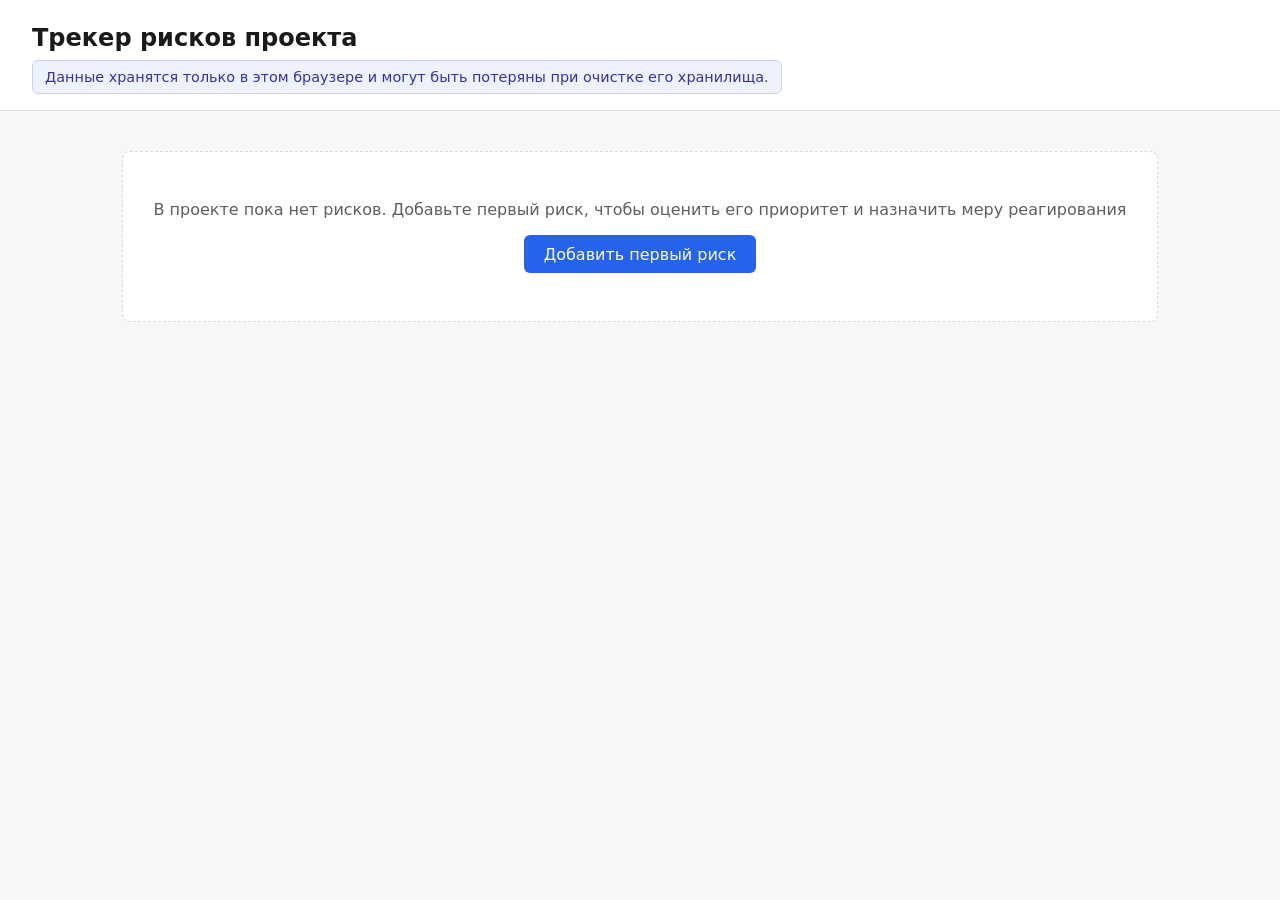
<file: index.html>
<!doctype html>
<html lang="ru">
<head>
  <meta charset="utf-8" />
  <meta name="viewport" content="width=device-width, initial-scale=1" />
  <title>Трекер рисков проекта</title>
  <link rel="stylesheet" href="css/styles.css" />
</head>
<body>
  <header class="app-header">
    <h1>Трекер рисков проекта</h1>
    <p class="storage-warning">
      Данные хранятся только в этом браузере и могут быть потеряны при очистке его хранилища.
    </p>
  </header>

  <main>
    <div class="toolbar">
      <div id="filters-container" class="filters-container"></div>
      <button type="button" id="add-risk-btn" class="btn btn--primary">Добавить риск</button>
    </div>
    <div id="risk-list-container"></div>
  </main>

  <script type="module" src="js/app.js"></script>
</body>
</html>
</file>
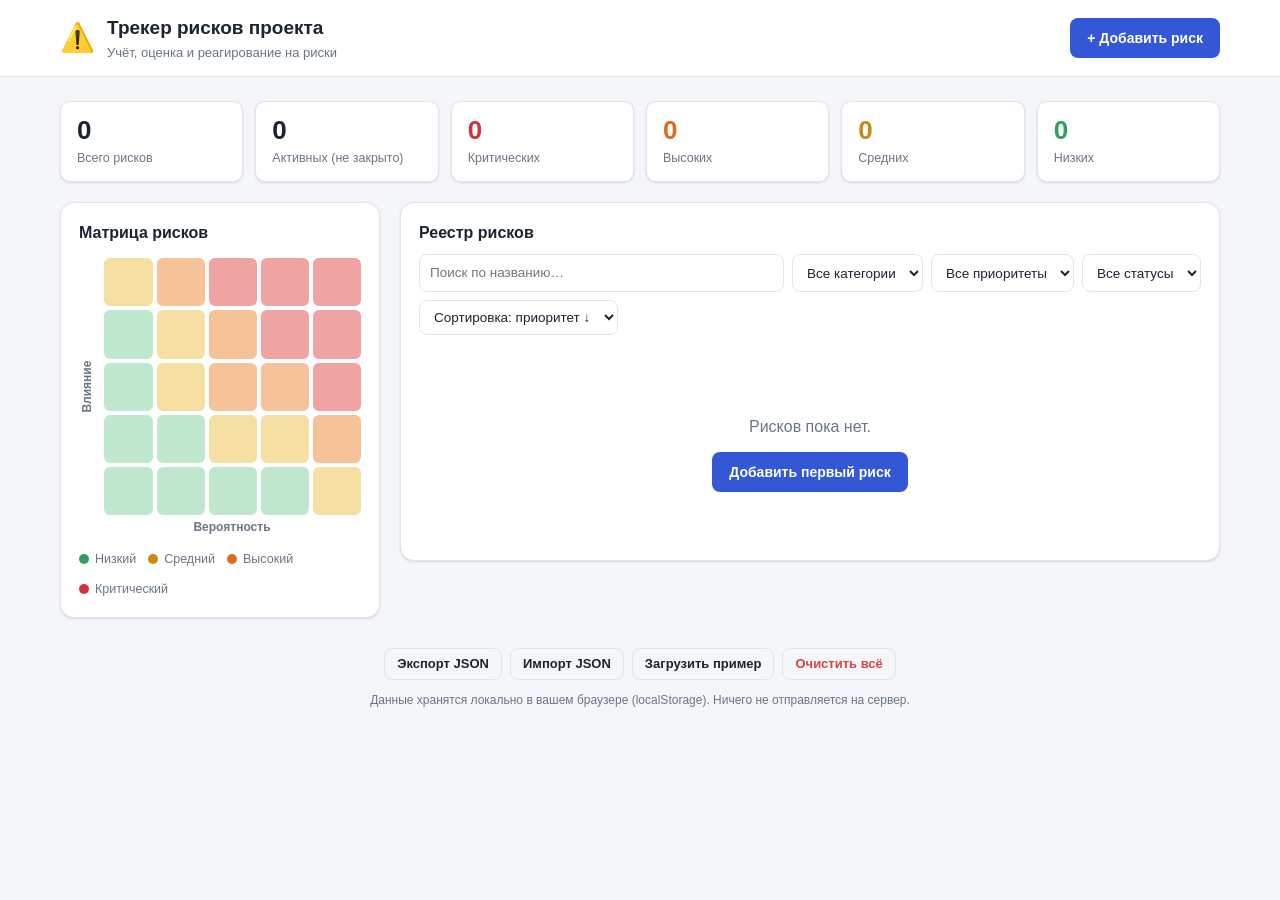
<file: naive-run/risk-tracker/index.html>
<!DOCTYPE html>
<html lang="ru">
<head>
<meta charset="UTF-8">
<meta name="viewport" content="width=device-width, initial-scale=1.0">
<title>Трекер рисков проекта</title>
<link rel="stylesheet" href="styles.css">
</head>
<body>

<header class="app-header">
  <div class="header-inner">
    <div class="brand">
      <span class="brand-icon">⚠️</span>
      <div>
        <h1>Трекер рисков проекта</h1>
        <p class="subtitle">Учёт, оценка и реагирование на риски</p>
      </div>
    </div>
    <button id="btnAddRisk" class="btn btn-primary">+ Добавить риск</button>
  </div>
</header>

<main class="container">

  <section class="stats-row" id="statsRow" aria-label="Сводка">
    <!-- заполняется JS -->
  </section>

  <section class="board">
    <div class="panel matrix-panel">
      <div class="panel-header">
        <h2>Матрица рисков</h2>
        <button id="btnClearMatrixFilter" class="btn btn-ghost btn-sm" hidden>Сбросить выбор</button>
      </div>
      <div class="matrix-wrap">
        <div class="matrix-axis-y">Влияние</div>
        <div id="riskMatrix" class="matrix"></div>
      </div>
      <div class="matrix-axis-x">Вероятность</div>
      <div class="matrix-legend">
        <span class="legend-item"><i class="dot lvl-low"></i>Низкий</span>
        <span class="legend-item"><i class="dot lvl-medium"></i>Средний</span>
        <span class="legend-item"><i class="dot lvl-high"></i>Высокий</span>
        <span class="legend-item"><i class="dot lvl-critical"></i>Критический</span>
      </div>
    </div>

    <div class="panel list-panel">
      <div class="panel-header">
        <h2>Реестр рисков</h2>
        <div class="list-controls">
          <input id="searchInput" type="search" placeholder="Поиск по названию…" class="input search-input">
          <select id="filterCategory" class="input"></select>
          <select id="filterPriority" class="input">
            <option value="">Все приоритеты</option>
            <option value="low">Низкий</option>
            <option value="medium">Средний</option>
            <option value="high">Высокий</option>
            <option value="critical">Критический</option>
          </select>
          <select id="filterStatus" class="input">
            <option value="">Все статусы</option>
            <option value="open">Открыт</option>
            <option value="in_progress">В работе</option>
            <option value="mitigated">Снижен</option>
            <option value="closed">Закрыт</option>
          </select>
          <select id="sortBy" class="input">
            <option value="priority_desc">Сортировка: приоритет ↓</option>
            <option value="priority_asc">Сортировка: приоритет ↑</option>
            <option value="created_desc">Сначала новые</option>
            <option value="created_asc">Сначала старые</option>
            <option value="title_asc">По названию</option>
          </select>
        </div>
      </div>

      <div id="riskListEmpty" class="empty-state" hidden>
        <p>Рисков пока нет.</p>
        <button class="btn btn-primary" id="btnAddRiskEmpty">Добавить первый риск</button>
      </div>

      <div id="riskList" class="risk-list"></div>
    </div>
  </section>

  <footer class="app-footer">
    <div class="footer-actions">
      <button id="btnExport" class="btn btn-ghost btn-sm">Экспорт JSON</button>
      <label class="btn btn-ghost btn-sm file-label">
        Импорт JSON
        <input type="file" id="importFile" accept="application/json" hidden>
      </label>
      <button id="btnSeed" class="btn btn-ghost btn-sm">Загрузить пример</button>
      <button id="btnClearAll" class="btn btn-ghost btn-sm danger">Очистить всё</button>
    </div>
    <p class="footer-note">Данные хранятся локально в вашем браузере (localStorage). Ничего не отправляется на сервер.</p>
  </footer>

</main>

<!-- Модальное окно добавления/редактирования риска -->
<div id="riskModal" class="modal-overlay" hidden>
  <div class="modal" role="dialog" aria-modal="true" aria-labelledby="modalTitle">
    <div class="modal-header">
      <h2 id="modalTitle">Новый риск</h2>
      <button id="btnCloseModal" class="btn-icon" aria-label="Закрыть">✕</button>
    </div>
    <form id="riskForm" class="modal-body">
      <input type="hidden" id="riskId">

      <div class="form-row">
        <label for="riskTitle">Название риска *</label>
        <input id="riskTitle" class="input" type="text" required maxlength="140" placeholder="Например: Задержка поставки оборудования">
      </div>

      <div class="form-row">
        <label for="riskDescription">Описание</label>
        <textarea id="riskDescription" class="input" rows="3" placeholder="Кратко опишите причину и возможные последствия"></textarea>
      </div>

      <div class="form-grid">
        <div class="form-row">
          <label for="riskCategory">Категория</label>
          <select id="riskCategory" class="input">
            <option value="technical">Технический</option>
            <option value="schedule">Сроки</option>
            <option value="budget">Бюджет</option>
            <option value="resource">Ресурсы</option>
            <option value="scope">Содержание</option>
            <option value="external">Внешний</option>
            <option value="other">Другое</option>
          </select>
        </div>
        <div class="form-row">
          <label for="riskOwner">Ответственный</label>
          <input id="riskOwner" class="input" type="text" maxlength="80" placeholder="Имя ответственного">
        </div>
      </div>

      <div class="form-grid">
        <div class="form-row">
          <label for="riskProbability">Вероятность: <span id="probValue">3</span> / 5</label>
          <input id="riskProbability" type="range" min="1" max="5" step="1" value="3" class="slider">
          <div class="slider-scale"><span>Редко</span><span>Почти неизбежно</span></div>
        </div>
        <div class="form-row">
          <label for="riskImpact">Влияние: <span id="impactValue">3</span> / 5</label>
          <input id="riskImpact" type="range" min="1" max="5" step="1" value="3" class="slider">
          <div class="slider-scale"><span>Незначительное</span><span>Критическое</span></div>
        </div>
      </div>

      <div class="priority-preview">
        Приоритет: <span id="priorityPreviewScore">9</span> баллов —
        <span id="priorityPreviewLabel" class="badge lvl-medium">Средний</span>
      </div>

      <div class="form-grid">
        <div class="form-row">
          <label for="riskResponseStrategy">Стратегия реагирования</label>
          <select id="riskResponseStrategy" class="input">
            <option value="avoid">Избежать</option>
            <option value="mitigate">Снизить</option>
            <option value="transfer">Передать</option>
            <option value="accept">Принять</option>
          </select>
        </div>
        <div class="form-row">
          <label for="riskStatus">Статус</label>
          <select id="riskStatus" class="input">
            <option value="open">Открыт</option>
            <option value="in_progress">В работе</option>
            <option value="mitigated">Снижен</option>
            <option value="closed">Закрыт</option>
          </select>
        </div>
      </div>

      <div class="form-row">
        <label for="riskMitigation">Меры реагирования / план действий</label>
        <textarea id="riskMitigation" class="input" rows="3" placeholder="Что нужно сделать, чтобы снизить вероятность или влияние риска"></textarea>
      </div>

      <div class="form-row">
        <label for="riskDueDate">Срок реагирования</label>
        <input id="riskDueDate" class="input" type="date">
      </div>

      <div class="modal-footer">
        <button type="button" id="btnDeleteRisk" class="btn btn-ghost danger" hidden>Удалить</button>
        <div class="modal-footer-right">
          <button type="button" id="btnCancelModal" class="btn btn-ghost">Отмена</button>
          <button type="submit" class="btn btn-primary">Сохранить</button>
        </div>
      </div>
    </form>
  </div>
</div>

<div id="toast" class="toast" hidden></div>

<script src="app.js"></script>
</body>
</html>
</file>
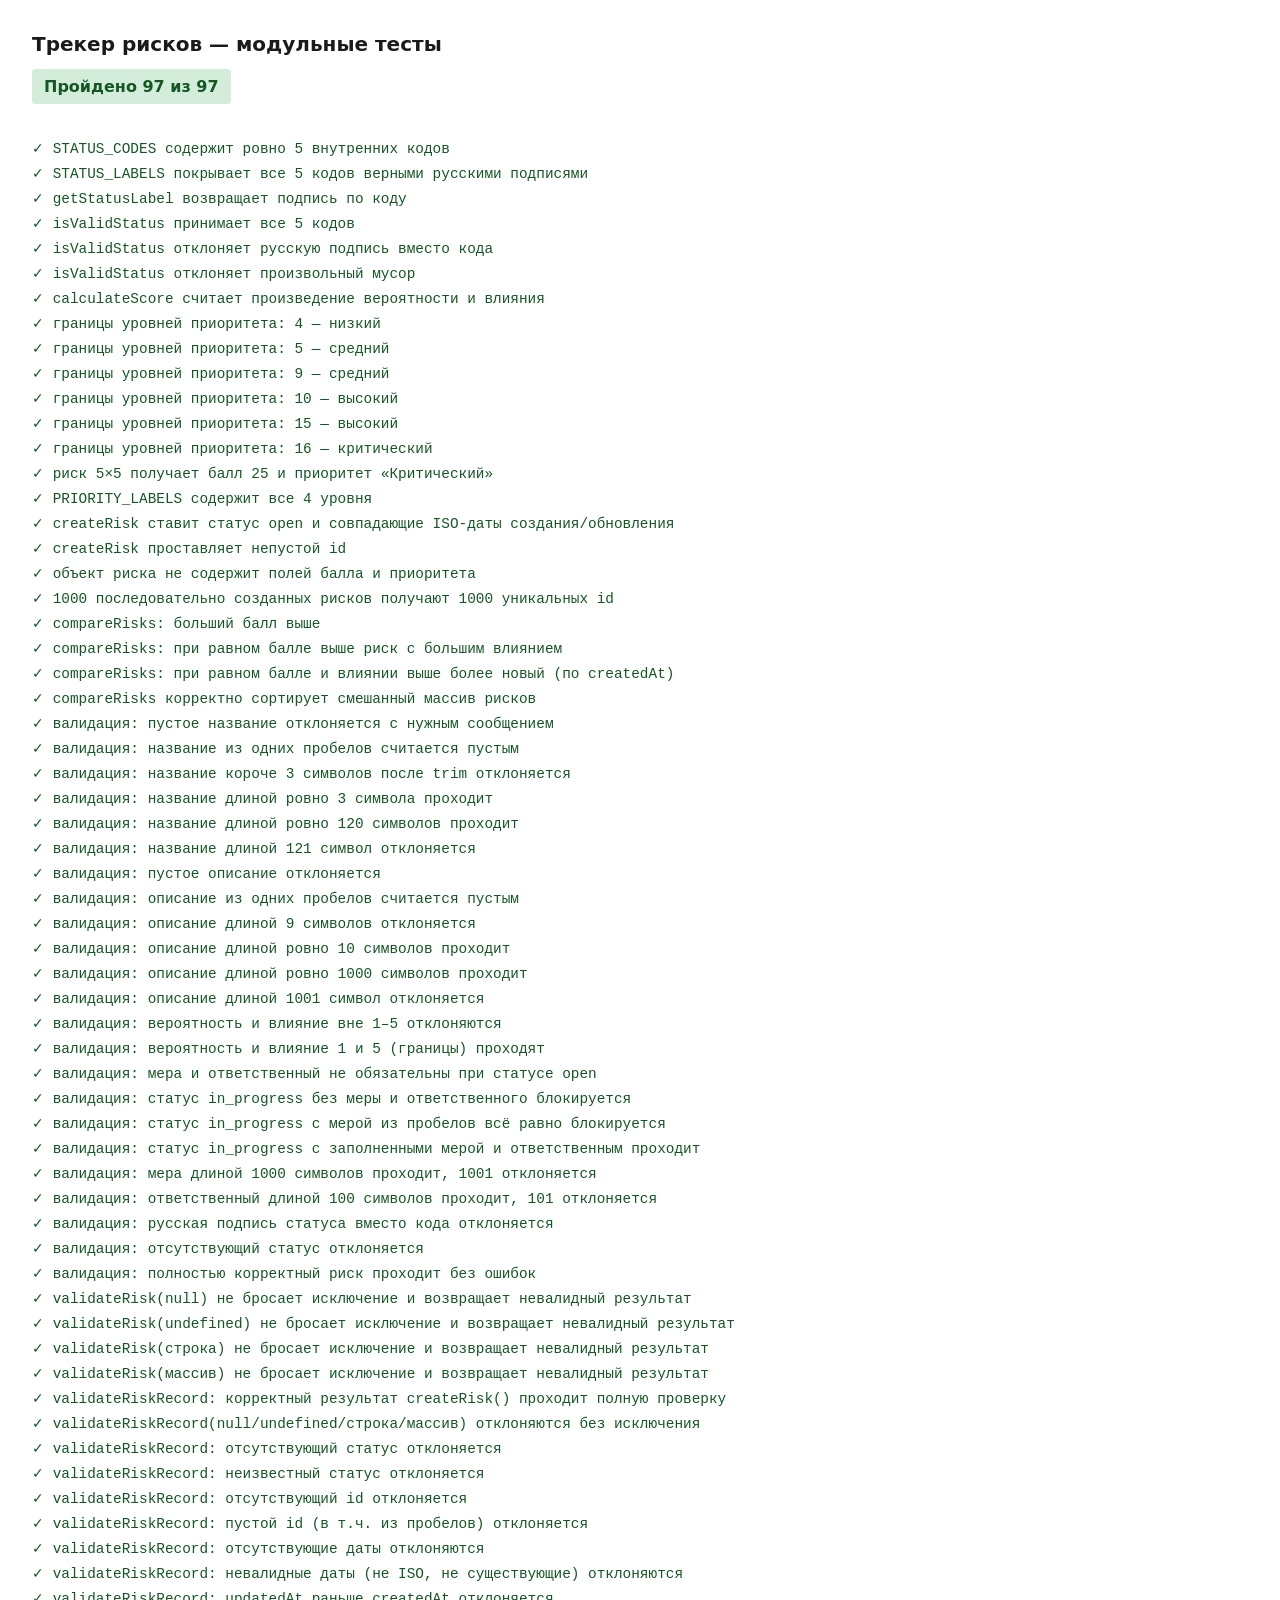
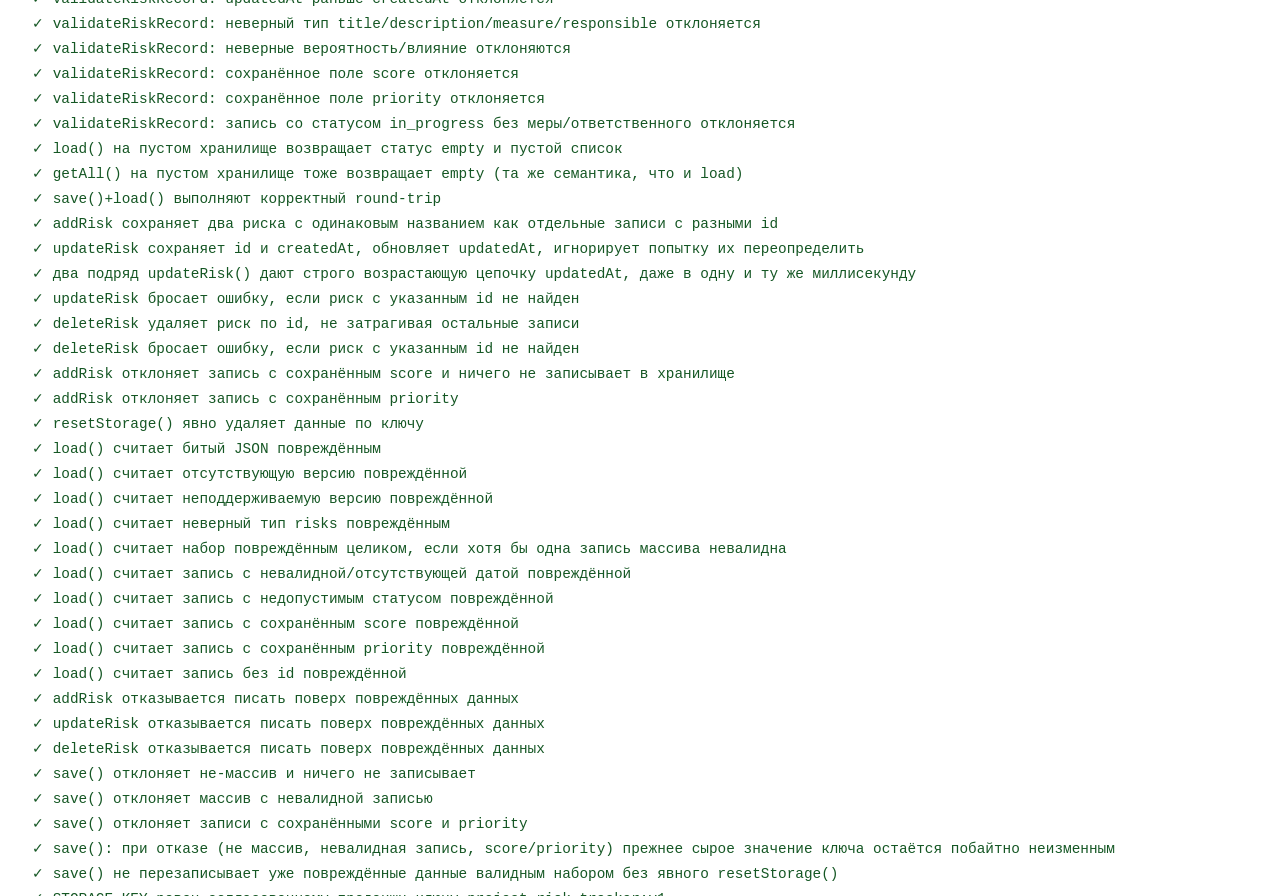
<file: tests.html>
<!doctype html>
<html lang="ru">
<head>
  <meta charset="utf-8" />
  <title>Трекер рисков — тесты</title>
  <style>
    body { font-family: system-ui, sans-serif; margin: 2rem; color: #1a1a1a; }
    h1 { font-size: 1.25rem; }
    #summary { font-weight: bold; padding: 0.5rem 0.75rem; border-radius: 4px; margin-bottom: 1rem; display: inline-block; }
    .summary--ok { background: #d4edda; color: #155724; }
    .summary--fail { background: #f8d7da; color: #721c24; }
    ul { list-style: none; padding: 0; }
    li { padding: 0.25rem 0; font-family: ui-monospace, monospace; font-size: 0.9rem; }
    .test--pass { color: #155724; }
    .test--fail { color: #721c24; font-weight: bold; }
  </style>
</head>
<body>
  <h1>Трекер рисков — модульные тесты</h1>
  <div id="summary">Выполняется...</div>
  <ul id="results"></ul>

  <script type="module">
    import { registerRiskModelTests } from './js/tests/risk-model.test.js';
    import { registerStorageTests } from './js/tests/storage.test.js';
    import { STORAGE_KEY } from './js/storage.js';

    const results = [];

    function test(name, fn) {
      try {
        fn();
        results.push({ name, passed: true });
      } catch (error) {
        results.push({ name, passed: false, message: error.message });
      }
    }

    function stringify(value) {
      try {
        return JSON.stringify(value);
      } catch {
        return String(value);
      }
    }

    const assert = {
      ok(value, message) {
        if (!value) {
          throw new Error(message || `Ожидалось истинное значение, получено ${stringify(value)}`);
        }
      },
      strictEqual(actual, expected, message) {
        if (actual !== expected) {
          throw new Error(message || `Ожидалось ${stringify(expected)}, получено ${stringify(actual)}`);
        }
      },
      deepEqual(actual, expected, message) {
        const a = stringify(actual);
        const b = stringify(expected);
        if (a !== b) {
          throw new Error(message || `Ожидалось ${b}, получено ${a}`);
        }
      },
    };

    // Снимок продакшн-ключа делается до запуска любых тестов (включая
    // тесты risk-model.js, которые localStorage не трогают) и сверяется
    // после полного прогона — тесты storage.js обязаны работать только со
    // своими собственными тестовыми ключами и не задевать продакшн-ключ.
    const productionKeyBefore = localStorage.getItem(STORAGE_KEY);

    registerRiskModelTests(test, assert);
    registerStorageTests(test, assert);

    test('Продакшн-ключ project-risk-tracker:v1 не изменён тестами', () => {
      const productionKeyAfter = localStorage.getItem(STORAGE_KEY);
      assert.strictEqual(
        productionKeyAfter,
        productionKeyBefore,
        'сырое значение продакшн-ключа должно остаться побайтно тем же после прогона тестов',
      );
    });

    console.log('Продакшн-ключ до прогона тестов:', productionKeyBefore);
    console.log('Продакшн-ключ после прогона тестов:', localStorage.getItem(STORAGE_KEY));

    const summaryEl = document.getElementById('summary');
    const listEl = document.getElementById('results');

    const passedCount = results.filter((result) => result.passed).length;
    const allPassed = passedCount === results.length;

    summaryEl.textContent = `Пройдено ${passedCount} из ${results.length}`;
    summaryEl.className = allPassed ? 'summary--ok' : 'summary--fail';

    for (const result of results) {
      const li = document.createElement('li');
      li.className = result.passed ? 'test--pass' : 'test--fail';
      li.textContent = result.passed ? `✓ ${result.name}` : `✗ ${result.name} — ${result.message}`;
      listEl.appendChild(li);
    }

    console.log(`Тесты: пройдено ${passedCount} из ${results.length}`);
  </script>
</body>
</html>
</file>
<file: css/styles.css>
/* Базовые стили каркаса страницы: шапка, реестр рисков, метки приоритета,
   пустое состояние. Оформление метки приоритета — не единственный носитель
   значения: текстовая подпись показывается всегда наравне с цветом. */

:root {
  --color-bg: #f7f7f8;
  --color-surface: #ffffff;
  --color-border: #dcdcdc;
  --color-text: #1a1a1a;
  --color-text-muted: #5f5f5f;
  --color-primary: #2563eb;
  --color-primary-hover: #1d4ed8;

  --priority-low-bg: #d4edda;
  --priority-low-text: #155724;
  --priority-medium-bg: #fff3cd;
  --priority-medium-text: #7a5b00;
  --priority-high-bg: #ffe0b2;
  --priority-high-text: #8a4b00;
  --priority-critical-bg: #f8d7da;
  --priority-critical-text: #721c24;
}

* {
  box-sizing: border-box;
}

body {
  margin: 0;
  font-family: system-ui, -apple-system, "Segoe UI", sans-serif;
  background: var(--color-bg);
  color: var(--color-text);
}

.app-header {
  padding: 1.5rem 2rem 1rem;
  border-bottom: 1px solid var(--color-border);
  background: var(--color-surface);
}

.app-header h1 {
  margin: 0 0 0.5rem;
  font-size: 1.5rem;
}

.storage-warning {
  margin: 0;
  padding: 0.5rem 0.75rem;
  background: #eef2ff;
  border: 1px solid #c7d2fe;
  border-radius: 6px;
  color: #3730a3;
  font-size: 0.9rem;
  display: inline-block;
}

main {
  padding: 1.5rem 2rem;
  max-width: 1100px;
  margin: 0 auto;
}

.risk-table-wrapper {
  overflow-x: auto;
  border-radius: 6px;
}

.risk-table {
  width: 100%;
  min-width: 720px;
  border-collapse: collapse;
  background: var(--color-surface);
  border: 1px solid var(--color-border);
  border-radius: 6px;
}

.risk-table th,
.risk-table td {
  padding: 0.6rem 0.75rem;
  text-align: left;
  border-bottom: 1px solid var(--color-border);
  font-size: 0.9rem;
  vertical-align: top;
}

.risk-table th {
  background: #f0f0f2;
  font-weight: 600;
}

.risk-table tbody tr:last-child td {
  border-bottom: none;
}

.risk-row__title {
  font-weight: 600;
}

.priority-badge {
  display: inline-block;
  padding: 0.2rem 0.6rem;
  border-radius: 999px;
  font-size: 0.85rem;
  font-weight: 600;
}

.priority-badge--low {
  background: var(--priority-low-bg);
  color: var(--priority-low-text);
}

.priority-badge--medium {
  background: var(--priority-medium-bg);
  color: var(--priority-medium-text);
}

.priority-badge--high {
  background: var(--priority-high-bg);
  color: var(--priority-high-text);
}

.priority-badge--critical {
  background: var(--priority-critical-bg);
  color: var(--priority-critical-text);
}

.empty-state {
  text-align: center;
  padding: 3rem 1.5rem;
  background: var(--color-surface);
  border: 1px dashed var(--color-border);
  border-radius: 8px;
}

.empty-state__message {
  margin: 0 0 1rem;
  color: var(--color-text-muted);
  font-size: 1rem;
}

.btn {
  font: inherit;
  padding: 0.6rem 1.2rem;
  border-radius: 6px;
  border: none;
  cursor: pointer;
}

.btn--primary {
  background: var(--color-primary);
  color: #fff;
}

.btn--primary:hover {
  background: var(--color-primary-hover);
}

.btn--secondary {
  background: var(--color-surface);
  color: var(--color-text);
  border: 1px solid var(--color-border);
}

.btn--secondary:hover {
  background: #f0f0f2;
}

.btn--small {
  padding: 0.35rem 0.7rem;
  font-size: 0.85rem;
}

.btn--danger {
  background: #b02a37;
  color: #fff;
}

.btn--danger:hover {
  background: #8f212b;
}

.row-actions {
  display: flex;
  gap: 0.4rem;
  flex-wrap: wrap;
}

.dialog-overlay {
  position: fixed;
  inset: 0;
  background: rgba(0, 0, 0, 0.5);
  display: flex;
  align-items: center;
  justify-content: center;
  padding: 1rem;
  z-index: 1000;
}

.dialog {
  width: min(90vw, 420px);
  background: var(--color-surface);
  border-radius: 8px;
  padding: 1.5rem;
  box-shadow: 0 10px 30px rgba(0, 0, 0, 0.25);
}

.dialog__message {
  margin: 0 0 1.25rem;
  line-height: 1.45;
  color: var(--color-text);
}

.dialog__actions {
  display: flex;
  justify-content: flex-end;
  gap: 0.75rem;
}

.toolbar {
  display: flex;
  justify-content: space-between;
  align-items: center;
  flex-wrap: wrap;
  gap: 0.75rem;
  margin-bottom: 1rem;
}

.filters {
  display: flex;
  align-items: center;
  gap: 0.5rem;
  flex-wrap: wrap;
}

.filters__label {
  font-weight: 600;
  font-size: 0.9rem;
}

.filters__select {
  font: inherit;
  padding: 0.4rem 0.6rem;
  border: 1px solid var(--color-border);
  border-radius: 6px;
  background: var(--color-surface);
  color: var(--color-text);
}

.filters__select:focus {
  outline: 2px solid var(--color-primary);
  outline-offset: 1px;
}

.risk-form {
  max-width: 640px;
  margin: 0 auto;
  padding: 1.5rem;
  background: var(--color-surface);
  border: 1px solid var(--color-border);
  border-radius: 8px;
  display: flex;
  flex-direction: column;
  gap: 1rem;
}

.risk-form__heading {
  margin: 0;
  font-size: 1.25rem;
}

.form-field {
  display: flex;
  flex-direction: column;
  gap: 0.35rem;
}

.form-field__label {
  font-weight: 600;
  font-size: 0.9rem;
}

.form-field__input {
  font: inherit;
  padding: 0.5rem 0.6rem;
  border: 1px solid var(--color-border);
  border-radius: 6px;
  background: var(--color-surface);
  color: var(--color-text);
}

textarea.form-field__input {
  min-height: 4.5rem;
  resize: vertical;
}

.form-field__input:focus {
  outline: 2px solid var(--color-primary);
  outline-offset: 1px;
}

.form-field__input--invalid {
  border-color: #b02a37;
}

.field-error {
  margin: 0;
  color: #b02a37;
  font-size: 0.85rem;
}

.form-actions {
  display: flex;
  gap: 0.75rem;
}
</file>
<file: naive-run/risk-tracker/styles.css>
:root {
  --bg: #f4f6f9;
  --surface: #ffffff;
  --surface-alt: #f9fafb;
  --border: #e2e6ec;
  --text: #1c2430;
  --text-muted: #6b7684;
  --primary: #3457d5;
  --primary-hover: #2a46b3;
  --primary-light: #e8edfd;
  --danger: #d64545;
  --danger-light: #fbe9e9;
  --radius: 10px;
  --radius-lg: 14px;
  --shadow: 0 1px 2px rgba(16, 24, 40, .06), 0 1px 3px rgba(16, 24, 40, .08);
  --shadow-lg: 0 8px 24px rgba(16, 24, 40, .16);

  --lvl-low: #2f9e5e;
  --lvl-low-bg: #e5f6ec;
  --lvl-medium: #c98a13;
  --lvl-medium-bg: #fbf0da;
  --lvl-high: #dd6b20;
  --lvl-high-bg: #fdece0;
  --lvl-critical: #d13438;
  --lvl-critical-bg: #fbe4e4;
}

* { box-sizing: border-box; }

body {
  margin: 0;
  font-family: -apple-system, BlinkMacSystemFont, "Segoe UI", Roboto, Helvetica, Arial, sans-serif;
  background: var(--bg);
  color: var(--text);
  line-height: 1.45;
}

h1, h2, h3 { margin: 0; }

.app-header {
  background: var(--surface);
  border-bottom: 1px solid var(--border);
  position: sticky;
  top: 0;
  z-index: 20;
}

.header-inner {
  max-width: 1200px;
  margin: 0 auto;
  padding: 14px 20px;
  display: flex;
  align-items: center;
  justify-content: space-between;
  gap: 16px;
}

.brand { display: flex; align-items: center; gap: 12px; }
.brand-icon { font-size: 28px; }
.brand h1 { font-size: 19px; font-weight: 700; }
.subtitle { margin: 2px 0 0; font-size: 13px; color: var(--text-muted); }

.container {
  max-width: 1200px;
  margin: 0 auto;
  padding: 24px 20px 60px;
}

/* Buttons */
.btn {
  font: inherit;
  font-weight: 600;
  font-size: 14px;
  padding: 9px 16px;
  border-radius: 8px;
  border: 1px solid transparent;
  cursor: pointer;
  transition: background .15s, border-color .15s, color .15s;
  white-space: nowrap;
}
.btn-primary { background: var(--primary); color: #fff; }
.btn-primary:hover { background: var(--primary-hover); }
.btn-ghost { background: transparent; border-color: var(--border); color: var(--text); }
.btn-ghost:hover { background: var(--surface-alt); }
.btn-sm { padding: 6px 12px; font-size: 13px; }
.btn.danger { color: var(--danger); }
.btn.danger:hover { background: var(--danger-light); }
.btn-icon {
  background: transparent; border: none; cursor: pointer; font-size: 18px;
  color: var(--text-muted); padding: 4px 8px; border-radius: 6px;
}
.btn-icon:hover { background: var(--surface-alt); color: var(--text); }
.file-label { display: inline-flex; align-items: center; }

/* Stats */
.stats-row {
  display: grid;
  grid-template-columns: repeat(auto-fit, minmax(150px, 1fr));
  gap: 12px;
  margin-bottom: 20px;
}
.stat-card {
  background: var(--surface);
  border: 1px solid var(--border);
  border-radius: var(--radius);
  padding: 14px 16px;
  box-shadow: var(--shadow);
}
.stat-card .stat-value { font-size: 26px; font-weight: 700; line-height: 1.1; }
.stat-card .stat-label { font-size: 12.5px; color: var(--text-muted); margin-top: 4px; }
.stat-card.accent-low .stat-value { color: var(--lvl-low); }
.stat-card.accent-medium .stat-value { color: var(--lvl-medium); }
.stat-card.accent-high .stat-value { color: var(--lvl-high); }
.stat-card.accent-critical .stat-value { color: var(--lvl-critical); }

/* Board layout */
.board {
  display: grid;
  grid-template-columns: 320px 1fr;
  gap: 20px;
  align-items: start;
}
@media (max-width: 900px) {
  .board { grid-template-columns: 1fr; }
}

.panel {
  background: var(--surface);
  border: 1px solid var(--border);
  border-radius: var(--radius-lg);
  box-shadow: var(--shadow);
  padding: 18px;
}

.panel-header {
  display: flex;
  align-items: center;
  justify-content: space-between;
  gap: 10px;
  margin-bottom: 14px;
  flex-wrap: wrap;
}
.panel-header h2 { font-size: 16px; }

/* Matrix */
.matrix-panel { position: sticky; top: 82px; }
.matrix-wrap { display: flex; gap: 8px; }
.matrix-axis-y {
  writing-mode: vertical-rl;
  transform: rotate(180deg);
  font-size: 12px;
  color: var(--text-muted);
  font-weight: 600;
  text-align: center;
  padding: 4px 0;
}
.matrix-axis-x {
  text-align: center;
  font-size: 12px;
  color: var(--text-muted);
  font-weight: 600;
  margin: 4px 0 12px 24px;
}
.matrix {
  display: grid;
  grid-template-columns: repeat(5, 1fr);
  grid-template-rows: repeat(5, 1fr);
  gap: 4px;
  flex: 1;
  aspect-ratio: 1 / 1;
}
.matrix-cell {
  border-radius: 6px;
  border: 1px solid transparent;
  cursor: pointer;
  display: flex;
  align-items: center;
  justify-content: center;
  font-weight: 700;
  font-size: 14px;
  color: rgba(0,0,0,.55);
  min-height: 34px;
  position: relative;
  transition: transform .1s, box-shadow .1s;
}
.matrix-cell:hover { transform: scale(1.06); box-shadow: 0 2px 6px rgba(0,0,0,.15); z-index: 1; }
.matrix-cell.selected { border-color: var(--text); box-shadow: 0 0 0 2px var(--text) inset; }
.matrix-cell .cell-count { opacity: .85; }
.matrix-cell.empty-cell .cell-count { opacity: .35; }

.matrix-cell.lvl-low { background: #bfe8cf; }
.matrix-cell.lvl-medium { background: #f5dfa3; }
.matrix-cell.lvl-high { background: #f6c299; }
.matrix-cell.lvl-critical { background: #f0a3a3; }

.matrix-legend {
  display: flex;
  flex-wrap: wrap;
  gap: 12px;
  margin-top: 14px;
  font-size: 12.5px;
  color: var(--text-muted);
}
.legend-item { display: inline-flex; align-items: center; gap: 6px; }
.dot { width: 10px; height: 10px; border-radius: 50%; display: inline-block; }
.dot.lvl-low { background: var(--lvl-low); }
.dot.lvl-medium { background: var(--lvl-medium); }
.dot.lvl-high { background: var(--lvl-high); }
.dot.lvl-critical { background: var(--lvl-critical); }

/* List controls */
.list-controls {
  display: flex;
  gap: 8px;
  flex-wrap: wrap;
}
.input {
  font: inherit;
  font-size: 13.5px;
  padding: 8px 10px;
  border: 1px solid var(--border);
  border-radius: 8px;
  background: var(--surface);
  color: var(--text);
}
.input:focus { outline: 2px solid var(--primary-light); border-color: var(--primary); }
.search-input { min-width: 180px; flex: 1 1 180px; }

/* Risk list */
.risk-list { display: flex; flex-direction: column; gap: 10px; }

.risk-card {
  border: 1px solid var(--border);
  border-radius: var(--radius);
  padding: 14px 16px;
  background: var(--surface-alt);
  cursor: pointer;
  transition: box-shadow .15s, border-color .15s;
}
.risk-card:hover { box-shadow: var(--shadow); border-color: #c9d1dd; }

.risk-card-top {
  display: flex;
  align-items: flex-start;
  justify-content: space-between;
  gap: 12px;
}
.risk-title { font-size: 15px; font-weight: 700; margin: 0 0 4px; }
.risk-desc { font-size: 13px; color: var(--text-muted); margin: 0; max-width: 60ch; }

.risk-score-badge {
  flex-shrink: 0;
  text-align: center;
  min-width: 54px;
  padding: 6px 10px;
  border-radius: 8px;
  font-weight: 700;
}
.risk-score-badge .score-num { font-size: 18px; display: block; line-height: 1.1; }
.risk-score-badge .score-lbl { font-size: 10.5px; font-weight: 600; text-transform: uppercase; letter-spacing: .03em; }

.risk-card-meta {
  display: flex;
  flex-wrap: wrap;
  gap: 8px;
  margin-top: 10px;
  align-items: center;
}

.badge {
  display: inline-flex;
  align-items: center;
  gap: 4px;
  font-size: 12px;
  font-weight: 600;
  padding: 3px 9px;
  border-radius: 999px;
}
.badge.lvl-low { background: var(--lvl-low-bg); color: var(--lvl-low); }
.badge.lvl-medium { background: var(--lvl-medium-bg); color: var(--lvl-medium); }
.badge.lvl-high { background: var(--lvl-high-bg); color: var(--lvl-high); }
.badge.lvl-critical { background: var(--lvl-critical-bg); color: var(--lvl-critical); }

.badge.tag { background: #eef1f6; color: var(--text-muted); }

.status-pill {
  font-size: 12px;
  font-weight: 600;
  padding: 3px 9px;
  border-radius: 999px;
  border: 1px solid var(--border);
  color: var(--text-muted);
}
.status-pill.status-open { color: #b45309; border-color: #f3d9a8; background: #fef6e7; }
.status-pill.status-in_progress { color: #1d4ed8; border-color: #bfd3fb; background: #eef3ff; }
.status-pill.status-mitigated { color: #0f766e; border-color: #a9e0d9; background: #e8faf6; }
.status-pill.status-closed { color: #4b5563; border-color: #dcdfe4; background: #f3f4f6; }

.risk-owner, .risk-due { font-size: 12px; color: var(--text-muted); }

.empty-state {
  text-align: center;
  padding: 50px 20px;
  color: var(--text-muted);
}
.empty-state p { margin-bottom: 14px; }

/* Footer */
.app-footer {
  max-width: 1200px;
  margin: 30px auto 0;
  padding: 0 20px;
  text-align: center;
}
.footer-actions {
  display: flex;
  gap: 8px;
  justify-content: center;
  flex-wrap: wrap;
  margin-bottom: 10px;
}
.footer-note { font-size: 12px; color: var(--text-muted); }

/* Modal */
.modal-overlay {
  position: fixed;
  inset: 0;
  background: rgba(20, 24, 33, .5);
  display: flex;
  align-items: flex-start;
  justify-content: center;
  padding: 40px 16px;
  overflow-y: auto;
  z-index: 100;
}
.modal-overlay[hidden] {
  display: none;
}
.modal {
  background: var(--surface);
  border-radius: var(--radius-lg);
  width: 100%;
  max-width: 560px;
  box-shadow: var(--shadow-lg);
  overflow: hidden;
}
.modal-header {
  display: flex;
  align-items: center;
  justify-content: space-between;
  padding: 16px 20px;
  border-bottom: 1px solid var(--border);
}
.modal-header h2 { font-size: 17px; }
.modal-body { padding: 18px 20px 6px; }
.form-row { margin-bottom: 14px; display: flex; flex-direction: column; gap: 6px; }
.form-row label { font-size: 13px; font-weight: 600; color: var(--text); }
.form-grid { display: grid; grid-template-columns: 1fr 1fr; gap: 14px; }
@media (max-width: 520px) { .form-grid { grid-template-columns: 1fr; } }
textarea.input { resize: vertical; font-family: inherit; }

.slider { width: 100%; accent-color: var(--primary); }
.slider-scale {
  display: flex; justify-content: space-between;
  font-size: 11px; color: var(--text-muted);
}

.priority-preview {
  background: var(--surface-alt);
  border: 1px solid var(--border);
  border-radius: 8px;
  padding: 10px 14px;
  font-size: 13.5px;
  font-weight: 600;
  margin-bottom: 16px;
  display: flex;
  align-items: center;
  gap: 8px;
}

.modal-footer {
  display: flex;
  align-items: center;
  justify-content: space-between;
  padding: 14px 0 18px;
  border-top: 1px solid var(--border);
  margin-top: 6px;
}
.modal-footer-right { display: flex; gap: 8px; margin-left: auto; }

/* Toast */
.toast {
  position: fixed;
  bottom: 24px;
  left: 50%;
  transform: translateX(-50%);
  background: #1c2430;
  color: #fff;
  padding: 10px 18px;
  border-radius: 8px;
  font-size: 13.5px;
  box-shadow: var(--shadow-lg);
  z-index: 200;
  animation: toast-in .15s ease-out;
}
@keyframes toast-in {
  from { opacity: 0; transform: translate(-50%, 8px); }
  to { opacity: 1; transform: translate(-50%, 0); }
}

@media (max-width: 640px) {
  .header-inner { flex-direction: column; align-items: stretch; }
  .list-controls { flex-direction: column; }
  .search-input { min-width: 0; }
}
</file>
